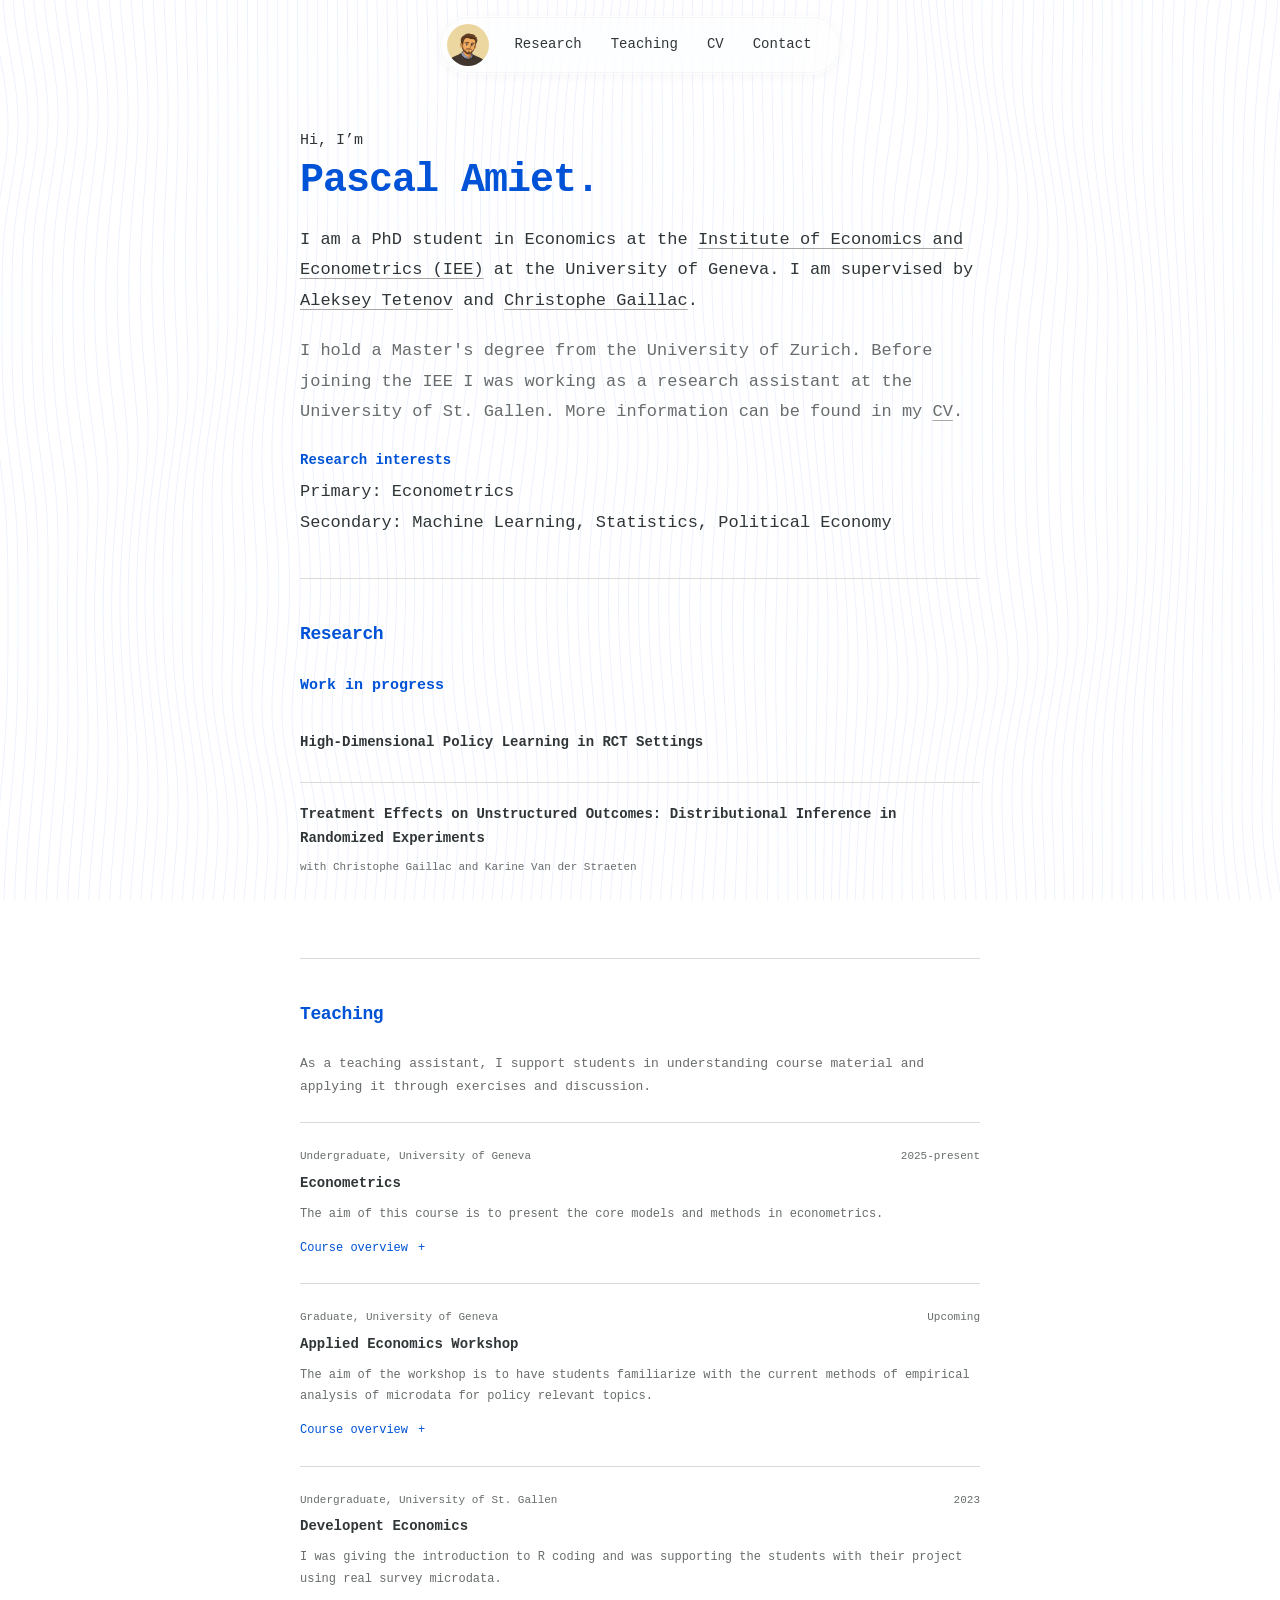
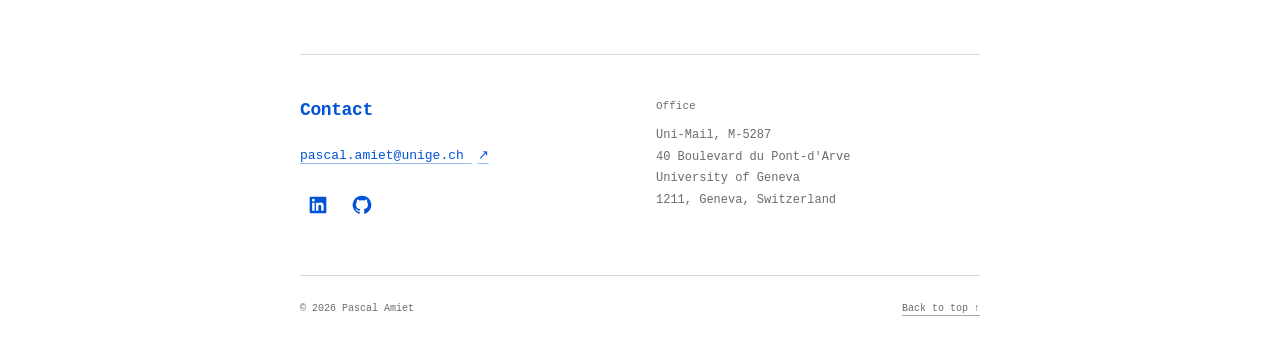
<file: index.html>
<!doctype html>
<html lang="en">
<head>
  <meta charset="utf-8">
  <meta name="viewport" content="width=device-width, initial-scale=1">
  <meta name="description" content="Pascal Amiet, PhD student at the University of Geneva. Research in econometrics, machine learning, and statistics.">
  <meta name="theme-color" content="#ffffff">
  <title>Pascal Amiet</title>
  <link rel="icon" href="favicon.ico" sizes="16x16 32x32 48x48">
  <link rel="icon" type="image/svg+xml" href="favicon.svg">
  <link rel="stylesheet" href="styles.css">
  <script src="script.js" defer></script>
  <script type="module" src="background.js"></script>
</head>
<body>
  <div id="waves-background" aria-hidden="true"><canvas></canvas></div>
  <a class="skip-link" href="#main">Skip to content</a>
  <header class="site-header">
    <a class="profile-portrait" href="#main" aria-label="Pascal Amiet, back to introduction"><img src="pictures/comic-v3-expanded.png" alt="Illustrated portrait of Pascal Amiet" width="1254" height="1254" fetchpriority="high"></a>
    <nav aria-label="Main navigation">
      <a href="#research">Research</a>
      <a href="#teaching">Teaching</a>
      <a href="https://www.dropbox.com/scl/fi/e0b8zbi4xz5elvtm2v0j4/cv.pdf?rlkey=d2e63ka4m6ljafpiu70muctlk&amp;st=8rxjid9j&amp;dl=0">CV</a>
      <a href="#contact">Contact</a>
    </nav>

  </header>

  <main id="main" class="wrap">
    <section class="intro" aria-labelledby="intro-title">

      <div>
        <h1 id="intro-title"><span class="intro-greeting">Hi, I’m </span><span class="intro-name">Pascal Amiet.</span></h1>
        <p class="intro-copy">I am a PhD student in Economics at the <a href="https://www.unige.ch/gsem/en/research/institutes/iee">Institute of Economics and Econometrics (IEE)</a> at the University of Geneva. I am supervised by <a href="https://tetenov.com/">Aleksey Tetenov</a> and <a href="https://www.cgaillac.com/">Christophe Gaillac</a>.</p>
        <!-- <p class="intro-copy research-focus">My research interests span econometrics, machine learning, and statistics, with a focus on policy learning and treatment-effect inference. I am also interested in applications to political economy.</p> -->
        <p class="intro-copy intro-background">I hold a Master's degree from the University of Zurich. Before joining the IEE I was working as a research assistant at the University of St. Gallen. More information can be found in my <a href="https://www.dropbox.com/scl/fi/e0b8zbi4xz5elvtm2v0j4/cv.pdf?rlkey=d2e63ka4m6ljafpiu70muctlk&amp;st=8rxjid9j&amp;dl=0">CV</a>.</p>
      </div>

      <div class="profile-note research-interests" aria-label="Research interests">
        <div><p class="small-label">Research interests</p><p>Primary: Econometrics<br>Secondary: Machine Learning, Statistics, Political Economy</p></div>
      </div>
    </section>

    <section id="research" class="section" aria-labelledby="research-title">
      <div class="section-heading"><div><h2 id="research-title">Research</h2></div></div>
      <section class="research-group research-projects" aria-labelledby="work-in-progress-title" data-research-group="progress">
        <h3 id="work-in-progress-title">Work in progress</h3>
        <div class="paper-list">
          <article class="paper" data-type="progress">
            <div class="paper-body">
              <h4>High-Dimensional Policy Learning in RCT Settings</h4>
            </div>
          </article>
          <article class="paper" data-type="progress">
            <div class="paper-body">
              <h4>Treatment Effects on Unstructured Outcomes: Distributional Inference in Randomized Experiments</h4>
              <p class="authors">with Christophe Gaillac and Karine Van der Straeten</p>
            </div>
          </article>
        </div>
      </section>
    </section>

    <section id="teaching" class="section" aria-labelledby="teaching-title">
      <div class="section-heading"><div><h2 id="teaching-title">Teaching</h2></div></div>
      <p class="section-intro">As a teaching assistant, I support students in understanding course material and applying it through exercises and discussion.</p>
      <div class="course"><div><div class="course-heading"><span class="small-label">Undergraduate, University of Geneva</span><span class="course-date">2025-present</span></div><h3>Econometrics</h3><p>The aim of this course is to present the core models and methods in econometrics.</p><details><summary>Course overview</summary><p>At the end of this course the student should be able to: specify a suitable econometric model to answer an empirical research question; devise and motivate an appropriate estimation methodology; test the assumptions of the model; eventually make predictions using the model; make evidence-based policy recommendations.
Overall, the student should have a strong foundation in econometrics to learn further.</p></details></div></div>
      <div class="course"><div><div class="course-heading"><span class="small-label">Graduate, University of Geneva</span><span class="course-date">Upcoming</span></div><h3>Applied Economics Workshop</h3><p>The aim of the workshop is to have students familiarize with the current methods of empirical analysis of microdata for policy relevant topics.</p><details><summary>Course overview</summary><p>The main focus will be on hands-on, and interactive, understanding of frontier research in applied economics. In particular, we will cover a series of topics, firstly from a theoretical perspective and then with applications and replications.</p></details></div></div>
      <div class="course"><div><div class="course-heading"><span class="small-label">Undergraduate, University of St. Gallen</span><span class="course-date">2023</span></div><h3>Developent Economics</h3><p>I was giving the introduction to R coding and was supporting the students with their project using real survey microdata.</p></div></div>
    </section>

    <section id="contact" class="section contact" aria-labelledby="contact-title"><div><h2 id="contact-title">Contact</h2><a class="contact-email" href="mailto:pascal.amiet@unige.ch">pascal.amiet@unige.ch <span aria-hidden="true">↗</span></a>
    <div class="social-links" aria-label="Social profiles">
      <a class="social-link" href="https://www.linkedin.com/in/pascal-a-839545185/" aria-label="Pascal Amiet on LinkedIn" title="LinkedIn">
        <svg viewBox="0 0 24 24" aria-hidden="true" focusable="false"><path d="M20.45 2H3.55C2.69 2 2 2.68 2 3.52v16.96c0 .84.69 1.52 1.55 1.52h16.9c.86 0 1.55-.68 1.55-1.52V3.52c0-.84-.69-1.52-1.55-1.52ZM7.93 18.75H4.98V9.2h2.95v9.55ZM6.45 7.9a1.71 1.71 0 1 1 0-3.42 1.71 1.71 0 0 1 0 3.42Zm12.3 10.85H15.8v-4.64c0-1.11-.02-2.54-1.55-2.54-1.55 0-1.79 1.21-1.79 2.46v4.72H9.51V9.2h2.83v1.3h.04c.39-.74 1.36-1.52 2.8-1.52 3 0 3.57 1.97 3.57 4.53v5.24Z"/></svg>
      </a>
      <a class="social-link" href="https://github.com/pascalamiet" aria-label="Pascal Amiet on GitHub" title="GitHub">
        <svg viewBox="0 0 24 24" aria-hidden="true" focusable="false"><path d="M12 .75a11.25 11.25 0 0 0-3.56 21.92c.56.1.77-.24.77-.54v-2.1c-3.13.68-3.79-1.33-3.79-1.33-.51-1.3-1.25-1.65-1.25-1.65-1.02-.7.08-.68.08-.68 1.13.08 1.72 1.16 1.72 1.16 1 1.72 2.63 1.22 3.27.94.1-.73.39-1.22.71-1.5-2.5-.28-5.13-1.25-5.13-5.57 0-1.23.44-2.23 1.16-3.02-.12-.29-.5-1.43.11-2.98 0 0 .95-.3 3.09 1.15a10.76 10.76 0 0 1 5.62 0c2.14-1.45 3.08-1.15 3.08-1.15.62 1.55.23 2.69.12 2.98.72.79 1.15 1.79 1.15 3.02 0 4.33-2.63 5.28-5.14 5.56.4.35.76 1.03.76 2.08v3.09c0 .3.2.65.78.54A11.25 11.25 0 0 0 12 .75Z"/></svg>
      </a>
    </div>
</div><div class="address"><p class="small-label">Office</p><p>Uni-Mail, M-5287<br>40 Boulevard du Pont-d'Arve<br>University of Geneva<br>1211, Geneva, Switzerland</p></div></section>
  </main>
  <footer class="site-footer wrap"><p>© <span data-year>2026</span> Pascal Amiet</p><a href="#main">Back to top ↑</a></footer>
</body>
</html>
</file>
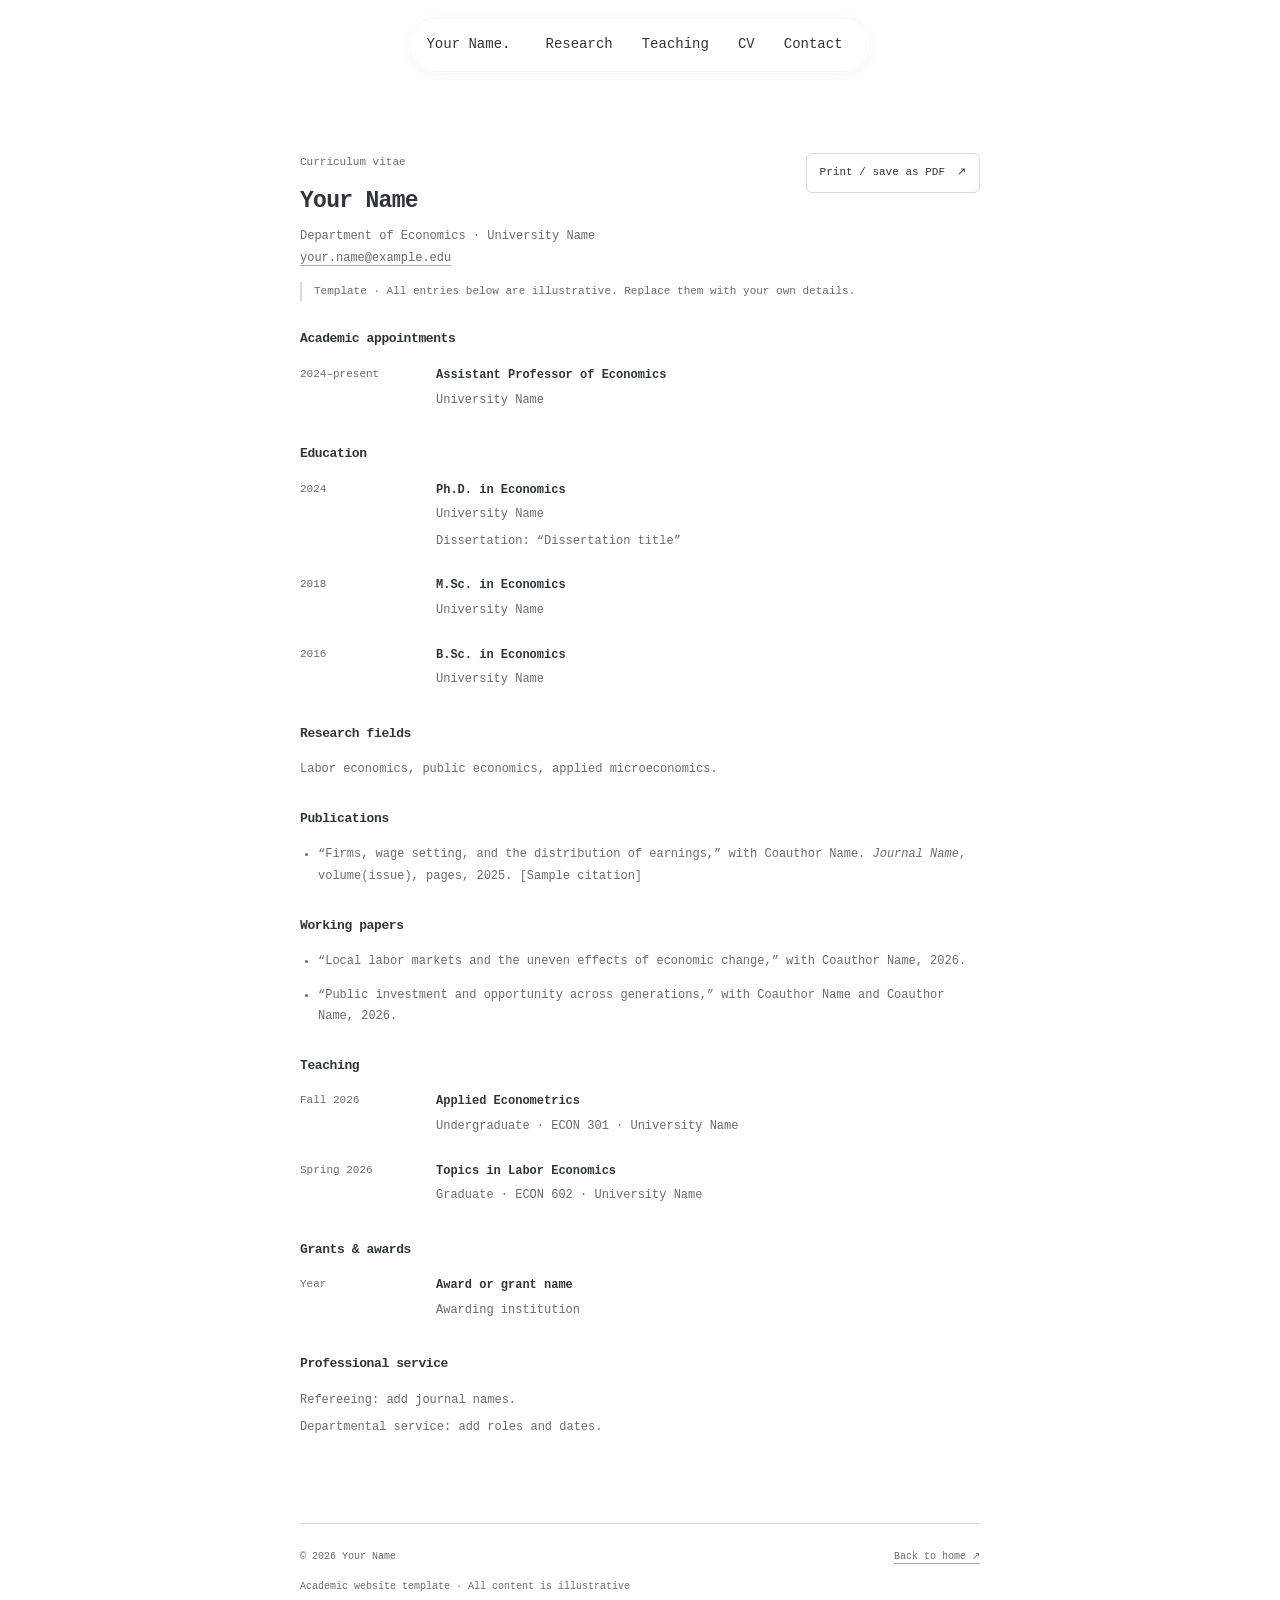
<file: cv.html>
<!doctype html>
<html lang="en">
<head><meta charset="utf-8"><meta name="viewport" content="width=device-width, initial-scale=1"><meta name="description" content="Curriculum vitae template for an academic economist."><title>Curriculum vitae — Your Name</title><link rel="icon" href="favicon.ico" sizes="16x16 32x32 48x48">
  <link rel="icon" type="image/svg+xml" href="favicon.svg">
  <link rel="stylesheet" href="styles.css"><script src="script.js" defer></script></head>
<body>
  <a class="skip-link" href="#main">Skip to content</a>
  <header class="site-header wrap"><a class="wordmark" href="./">Your Name<span class="name-dot">.</span></a><nav aria-label="Main navigation"><a href="index.html#research">Research</a><a href="index.html#teaching">Teaching</a><a href="cv.html" aria-current="page">CV</a><a href="index.html#contact">Contact</a></nav></header>
  <main id="main" class="wrap cv-page">
    <div class="cv-top"><div><p class="eyebrow">Curriculum vitae</p><h1>Your Name</h1><p class="cv-subtitle">Department of Economics · University Name<br><a href="mailto:your.name@example.edu">your.name@example.edu</a></p></div><button class="button no-print" type="button" data-print>Print / save as PDF <span aria-hidden="true">↗</span></button></div>
    <p class="template-notice">Template · All entries below are illustrative. Replace them with your own details.</p>
    <section class="cv-section"><h2>Academic appointments</h2><div class="cv-entry"><span class="cv-date">2024–present</span><div><h3>Assistant Professor of Economics</h3><p>University Name</p></div></div></section>
    <section class="cv-section"><h2>Education</h2><div class="cv-entry"><span class="cv-date">2024</span><div><h3>Ph.D. in Economics</h3><p>University Name</p><p>Dissertation: “Dissertation title”</p></div></div><div class="cv-entry"><span class="cv-date">2018</span><div><h3>M.Sc. in Economics</h3><p>University Name</p></div></div><div class="cv-entry"><span class="cv-date">2016</span><div><h3>B.Sc. in Economics</h3><p>University Name</p></div></div></section>
    <section class="cv-section"><h2>Research fields</h2><p>Labor economics, public economics, applied microeconomics.</p></section>
    <section class="cv-section"><h2>Publications</h2><ul><li>“Firms, wage setting, and the distribution of earnings,” with Coauthor Name. <em>Journal Name</em>, volume(issue), pages, 2025. [Sample citation]</li></ul></section>
    <section class="cv-section"><h2>Working papers</h2><ul><li>“Local labor markets and the uneven effects of economic change,” with Coauthor Name, 2026.</li><li>“Public investment and opportunity across generations,” with Coauthor Name and Coauthor Name, 2026.</li></ul></section>
    <section class="cv-section"><h2>Teaching</h2><div class="cv-entry"><span class="cv-date">Fall 2026</span><div><h3>Applied Econometrics</h3><p>Undergraduate · ECON 301 · University Name</p></div></div><div class="cv-entry"><span class="cv-date">Spring 2026</span><div><h3>Topics in Labor Economics</h3><p>Graduate · ECON 602 · University Name</p></div></div></section>
    <section class="cv-section"><h2>Grants &amp; awards</h2><div class="cv-entry"><span class="cv-date">Year</span><div><h3>Award or grant name</h3><p>Awarding institution</p></div></div></section>
    <section class="cv-section"><h2>Professional service</h2><p>Refereeing: add journal names.</p><p>Departmental service: add roles and dates.</p></section>
  </main>
  <footer class="site-footer wrap"><p>© <span data-year>2026</span> Your Name</p><p>Academic website template · All content is illustrative</p><a href="index.html">Back to home ↗</a></footer>
</body>
</html>
</file>
<file: styles.css>
/* Palette and typography: edit these to tune the site's overall style. */
:root {
  --bg: #ffffff;
  --paper: #e8e4e1;
  --ink: #303638;
  --muted: #686c6d;
  --accent: #0053d6;
  --accent-soft: rgba(0, 83, 214, .08);
  --line: #ddd9d6;
  --font: 'SFMono-Regular', Consolas, 'Liberation Mono', Menlo, monospace;
  --portrait-zoom: 1.12;
  --background-opacity: .12;
}
* { box-sizing: border-box; }
html { scroll-behavior: smooth; scroll-padding-top: 108px; }
body { isolation: isolate; margin: 0; background: var(--bg); color: var(--ink); font-family: var(--font); font-size: 14px; line-height: 1.8; }
a { color: inherit; text-underline-offset: 4px; text-decoration-color: #aaa6a3; }
a:hover { color: var(--accent); text-decoration-color: var(--accent); }
button { font: inherit; }
a, button, summary { -webkit-tap-highlight-color: transparent; }
a:focus-visible, button:focus-visible, summary:focus-visible { outline: 2px solid var(--accent); outline-offset: 4px; }
::selection { background: rgba(0, 83, 214, .16); color: var(--accent); }
.wrap { width: min(680px, calc(100% - 48px)); margin-inline: auto; }

/* Floating navigation. The portrait links back to the introduction. */
.site-header {
  position: sticky;
  top: 16px;
  z-index: 10;
  display: flex;
  align-items: center;
  gap: 12px;
  width: fit-content;
  max-width: calc(100% - 24px);
  margin: 16px auto 0;
  padding: 7px 15px 7px 7px;
  border: 1px solid rgba(255, 255, 255, .55);
  border-radius: 999px;
  background: rgba(255, 255, 255, .24);
  box-shadow: 0 2px 12px rgba(48, 54, 56, .04), inset 0 0 0 1px rgba(48, 54, 56, .04);
  backdrop-filter: blur(20px) saturate(140%);
  -webkit-backdrop-filter: blur(20px) saturate(140%);
}
.profile-portrait { display: block; flex: 0 0 42px; width: 42px; height: 42px; overflow: hidden; border-radius: 50%; }
.profile-portrait img { display: block; width: 100%; height: 100%; object-fit: cover; transform: scale(var(--portrait-zoom)); }
nav { display: flex; align-items: center; gap: 3px; }
nav a { padding: 8px 13px; border-radius: 999px; text-decoration: none; font-size: 14px; }
nav a:hover, nav a[aria-current="location"] { background: var(--accent-soft); color: var(--accent); }
.nav-separator { display: inline-flex; align-items: center; transform: translateY(-2px); color: var(--accent); font-size: 19px; line-height: 1; margin-inline: 2px; user-select: none; }
.social-links { display: flex; align-items: center; gap: 4px; }
.social-link { display: inline-flex; align-items: center; justify-content: center; width: 36px; height: 36px; border-radius: 50%; }
.social-link svg { width: 20px; height: 20px; fill: currentColor; }
.social-link:hover { background: var(--accent-soft); color: var(--accent); }
@supports not ((backdrop-filter: blur(1px)) or (-webkit-backdrop-filter: blur(1px))) {
  .site-header { background: rgba(255, 255, 255, .96); }
}
.wordmark { font-size: 14px; text-decoration: none; padding-inline: 10px; }

/* A quiet, single-column introduction. */
.intro { padding: 56px 0 40px; }
h1, h2, h3, h4, p { margin-top: 0; }
h1, h2, h3, h4 { font-family: inherit; color: var(--ink); }
#intro-title .intro-greeting { display: block; color: var(--ink); font-size: 15px; line-height: 1.5; letter-spacing: 0; font-weight: 400; margin-bottom: 4px; }
#intro-title .intro-name { display: block; color: var(--accent); font-size: clamp(30px, 5vw, 40px); line-height: 1.2; letter-spacing: -1px; font-weight: 700; }
#intro-title { margin-bottom: 20px; }
h1 { font-size: 23px; line-height: 1.5; letter-spacing: -.7px; font-weight: 600; margin-bottom: 8px; }
.position { color: var(--muted); font-size: 13px; margin-bottom: 28px; }
.intro-copy { font-size: 17px; line-height: 1.8; margin-bottom: 20px; }
.intro-note { color: var(--muted); font-size: 14px; margin-bottom: 22px; }
.text-link { display: inline-flex; gap: 12px; align-items: center; font-size: 13px; }
.profile-note { display: grid; gap: 18px; margin-top: 36px; color: var(--muted); font-size: 12px; }
.profile-note p { margin-bottom: 0; }
.small-label, .eyebrow { color: var(--muted); font-size: 11px; font-weight: 400; }
.profile-note .small-label { margin-bottom: 4px; color: var(--ink); }

/* Research and teaching use simple rows rather than cards. */
.section { padding: 42px 0 52px; border-top: 1px solid var(--line); }
.section-heading { display: flex; align-items: baseline; justify-content: space-between; gap: 20px; margin-bottom: 24px; }
h2 { font-size: 18px; line-height: 1.5; font-weight: 600; letter-spacing: -.4px; margin-bottom: 0; }
.section-note { font-size: 10px; color: var(--muted); margin: 0; text-align: right; }
.filters { display: flex; flex-wrap: wrap; gap: 5px; margin-bottom: 12px; }
[hidden] { display: none !important; }
.filters button { border: 0; background: transparent; color: var(--muted); border-radius: 6px; padding: 6px 10px; font-size: 11px; cursor: pointer; }
.filters button[aria-pressed="true"], .filters button:hover { background: var(--accent-soft); color: var(--accent); }
.paper { display: grid; grid-template-columns: 112px minmax(0, 1fr); gap: 24px; padding: 27px 0; border-bottom: 1px solid var(--line); }
.paper:last-child { border-bottom: 0; padding-bottom: 0; }
.paper-meta { display: flex; flex-direction: column; align-items: flex-start; gap: 5px; font-size: 11px; color: var(--muted); padding-top: 3px; }
.tag { font-size: 10px; }
.paper h3, .paper h4, .course h3 { font-size: 14px; font-weight: 600; line-height: 1.7; margin-bottom: 7px; }
.authors, .journal { font-size: 11px; color: var(--muted); margin-bottom: 8px; }
.journal { font-style: italic; }
.paper-summary, .course p { color: var(--muted); font-size: 12px; margin-bottom: 12px; }
details { font-size: 12px; color: var(--muted); }
summary { cursor: pointer; color: var(--ink); width: fit-content; list-style: none; }
summary::-webkit-details-marker { display: none; }
summary::after { content: '+'; display: inline-block; margin-left: 10px; }
details[open] summary::after { content: '−'; }
details[open] summary { margin-bottom: 12px; }
details p { margin-bottom: 8px; padding-left: 14px; border-left: 1px solid var(--line); }
.section-intro { color: var(--muted); font-size: 13px; margin-bottom: 24px; }
.course { display: flex; justify-content: space-between; gap: 24px; padding: 24px 0; border-top: 1px solid var(--line); }
.course:last-child { padding-bottom: 0; }
.course h3 { margin: 5px 0 8px; }
.course-code { font-size: 10px; color: var(--muted); white-space: nowrap; padding-top: 3px; }

/* Select blue accents keep the reading text neutral. */
.section-heading h2, .contact h2, .text-link, .contact-email, summary { color: var(--accent); }
.text-link, .contact-email { text-decoration-color: rgba(0, 83, 214, .4); }

/* The CV is readable here; cv.html remains available as a printable page. */
.template-notice { font-size: 11px; color: var(--muted); border-left: 2px solid var(--line); padding-left: 12px; margin: 0 0 28px; }
.cv-section { margin-top: 28px; }
.cv-section h3, .cv-section h2 { font-size: 13px; font-weight: 600; margin-bottom: 16px; }
.cv-entry { display: grid; grid-template-columns: 112px minmax(0, 1fr); gap: 24px; margin-bottom: 18px; }
.cv-date, .cv-entry time { font-size: 11px; color: var(--muted); }
.cv-entry h4, .cv-entry h3 { font-size: 12px; margin-bottom: 3px; }
.cv-section p, .cv-section li { font-size: 12px; color: var(--muted); margin-bottom: 5px; }
.cv-section ul { padding-left: 18px; }
.cv-section li { margin-bottom: 12px; }
.cv-page { padding-block: 80px; }
.cv-top { display: flex; justify-content: space-between; gap: 20px; }
.cv-subtitle { font-size: 12px; color: var(--muted); }
.button { display: inline-flex; align-items: center; align-self: flex-start; gap: 12px; padding: 9px 13px; border: 1px solid var(--line); border-radius: 6px; background: transparent; color: var(--ink); text-decoration: none; font-size: 11px; cursor: pointer; }
.button:hover { background: var(--paper); }
.contact { display: grid; grid-template-columns: minmax(0, 1fr) minmax(0, 1fr); gap: 32px; }
.contact-email { display: inline-block; margin-top: 20px; font-size: 13px; overflow-wrap: anywhere; }
.contact-email span { margin-left: 6px; }
.address { font-size: 12px; color: var(--muted); }
.address .small-label { margin-bottom: 8px; }
.address p:last-child { margin-bottom: 0; }
.site-footer { display: flex; justify-content: space-between; flex-wrap: wrap; gap: 12px 20px; padding-block: 24px 40px; border-top: 1px solid var(--line); font-size: 10px; color: var(--muted); }
.site-footer p { margin: 0; }
.site-footer p:nth-child(2) { order: 3; width: 100%; }
.skip-link { position: absolute; top: 8px; left: 12px; padding: 8px; background: var(--ink); color: white; transform: translateY(-200%); z-index: 20; }
.skip-link:focus { transform: translateY(0); }
.sr-only { position: absolute; width: 1px; height: 1px; padding: 0; margin: -1px; overflow: hidden; clip: rect(0,0,0,0); white-space: nowrap; border: 0; }

@media (max-width: 620px) {
  .wrap { width: calc(100% - 40px); }
  .site-header { gap: 5px; padding-right: 9px; }
  .profile-portrait { width: 36px; height: 36px; flex-basis: 36px; }
  nav { gap: 0; }
  nav a { font-size: 11px; padding: 8px 6px; }
  .site-header { gap: 4px; padding: 6px; }
  .profile-portrait { width: 32px; height: 32px; flex-basis: 32px; }
  .nav-separator { font-size: 16px; margin-inline: 0; }
  .social-links { gap: 0; }
  .social-link { width: 28px; height: 32px; }
  .social-link svg { width: 17px; height: 17px; }
  .intro { padding: 40px 0 32px; }
  h1 { font-size: 21px; }
  .intro-copy { font-size: 15px; }
  .section { padding: 32px 0 40px; }
  .section-heading { flex-direction: column; gap: 6px; }
  .section-note { text-align: left; }
  .paper { grid-template-columns: 1fr; gap: 10px; }
  .paper-meta { flex-direction: row; justify-content: space-between; padding: 0; }
  .course { gap: 12px; }
  .cv-entry { grid-template-columns: 1fr; gap: 4px; }
  .cv-top { flex-direction: column; }
  .contact { grid-template-columns: 1fr; gap: 28px; }
}
@media (max-width: 350px) {
  nav a { font-size: 10px; padding-inline: 4px; }
  .social-link { width: 25px; }
}
@media (prefers-reduced-motion: reduce) { html { scroll-behavior: auto; } }
@media print {
  @page { margin: 18mm; }
  body { background: white; color: #111; font-size: 10pt; }
  .site-header, .site-footer, .skip-link, .no-print { display: none !important; }
  .wrap { width: 100%; max-width: none; }
  .cv-page { padding: 0; }
  .cv-entry, .cv-section li { break-inside: avoid; }
  h2, h3 { break-after: avoid; }
  a { color: inherit; text-decoration: none; }
}

/* Waves stays behind the page and never intercepts links or scrolling. */
#waves-background { position: fixed; inset: 0; z-index: -1; pointer-events: none; opacity: var(--background-opacity); }
#waves-background canvas { display: block; width: 100%; height: 100%; }
@media (prefers-reduced-motion: reduce), print { #waves-background { display: none; } }

.contact .social-links { margin-top: 18px; gap: 8px; }
.contact .social-link { width: 36px; height: 36px; color: var(--accent); }
.contact .social-link svg { width: 20px; height: 20px; }

.research-group { margin-top: 36px; padding-top: 28px; border-top: 1px solid var(--line); }
.research-group > h3 { color: var(--accent); font-size: 15px; margin-bottom: 12px; }
.research-group .section-intro { margin-bottom: 0; }

.research-group-unheaded { margin-top: 0; padding-top: 0; border-top: 0; }

.research-projects { margin-top: 0; padding-top: 0; border-top: 0; }
.research-projects .paper { display: block; padding-block: 20px; }

.research-interests { margin-top: 0; font-size: 17px; line-height: 1.8; color: var(--ink); }
.research-interests .small-label { color: var(--accent); font-size: 14px; font-weight: 600; }
@media (max-width: 620px) { .research-interests { font-size: 15px; } }

.course > div { width: 100%; min-width: 0; }
.course-heading { display: flex; justify-content: space-between; align-items: baseline; gap: 16px; }
.course-date { font-size: 11px; color: var(--muted); white-space: nowrap; text-align: right; }

.intro-background { color: var(--muted); }
</file>
